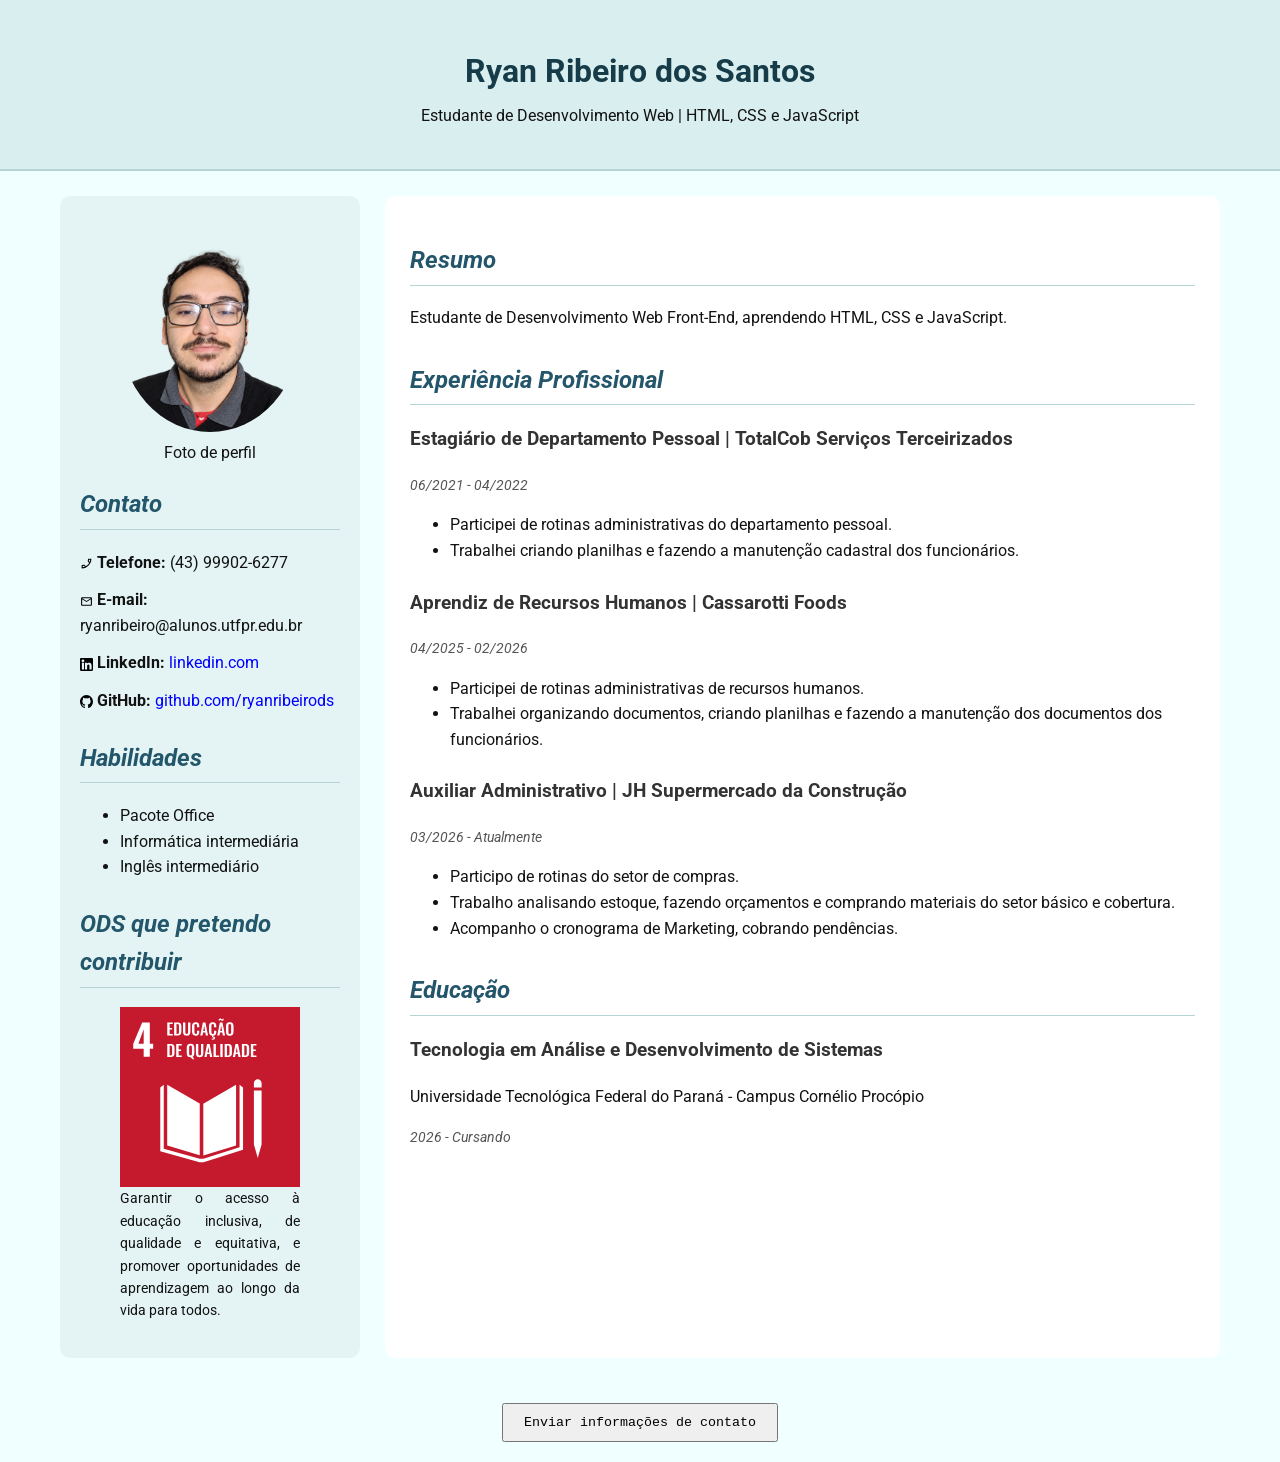
<file: index.html>
<!DOCTYPE html>
<html lang="pt-br">

<head>
    <meta charset="UTF-8">
    <meta name="viewport" content="width=device-width, initial-scale=1.0">
    <title>Currículo Ryan Ribeiro</title>
    <link rel="stylesheet" href="./css/style.css">
</head>

<body>

    <!-- Cabeçalho do currículo -->
    <header class="cabecalho">
        <h1>Ryan Ribeiro dos Santos</h1>
        <p>Estudante de Desenvolvimento Web | HTML, CSS e JavaScript</p>
    </header>

    <!-- Estrutura principal do currículo -->
    <div class="container">

        <!-- Barra lateral com informações complementares -->
        <aside class="barra-lateral">

            <!-- Foto de perfil -->
            <section class="perfil">
                <figure>
                    <img src="./imagens/foto.png" alt="Foto de Ryan Ribeiro dos Santos" class="foto-perfil">
                    <figcaption>Foto de perfil</figcaption>
                </figure>
            </section>

            <!-- Informações de contato -->
            <section class="contato">
                <h2>Contato</h2>

                <ul class="contatoUl">
                    <li>
                        <img src="./icones/phone.svg" alt="Telefone" width="13">
                        <strong>Telefone:</strong> (43) 99902-6277
                    </li>
                    <li>
                        <img src="./icones/mail.svg" alt="E-mail" width="13">
                        <strong>E-mail:</strong> ryanribeiro@alunos.utfpr.edu.br
                    </li>
                    <li>
                        <img src="./icones/linkedin.svg" alt="LinkedIn" width="13">
                        <strong>LinkedIn:</strong><a target="_blank" rel="noopener noreferrer" href="https://www.linkedin.com/in/ryanribeirodossantos/"> linkedin.com</a>
                    </li>
                    <li>
                        <img src="./icones/github.svg" alt="GitHub" width="13">
                        <strong>GitHub:</strong><a target="_blank" rel="noopener noreferrer" href="https://github.com/ryanribeirods"> github.com/ryanribeirods</a>
                    </li>
                </ul>
            </section>

            <!-- Habilidades -->
            <section class="habilidades">
                <h2>Habilidades</h2>
                <ul>
                    <li>Pacote Office</li>
                    <li>Informática intermediária</li>
                    <li>Inglês intermediário</li>
                </ul>
            </section>

            <!-- Objetivo de Desenvolvimento Sustentável -->
            <section class="ods">
                <h2>ODS que pretendo contribuir</h2>
                <figure>
                    <img src="./imagens/ODS.svg" alt="ODS 4 - Educação de qualidade" class="imagem-ods">
                    <figcaption> Garantir o acesso à educação inclusiva, de qualidade e equitativa, e promover oportunidades de aprendizagem ao longo da vida para todos.</figcaption>
                </figure>
            </section>

        </aside>

        <!-- Conteúdo principal -->
        <main class="conteudo-principal">
            <!-- Resumo profissional -->
            <section class="resumo">
                <h2>Resumo</h2>
                <p>Estudante de Desenvolvimento Web Front-End, aprendendo HTML, CSS e JavaScript.</p>
            </section>
            <!-- Experiências profissionais -->
            <section class="experiencia">
                <h2>Experiência Profissional</h2>
                <article class="experiencia-item">
                    <h3>Estagiário de Departamento Pessoal | TotalCob Serviços Terceirizados</h3>
                    <p class="periodo">06/2021 - 04/2022</p>
                    <ul>
                        <li>Participei de rotinas administrativas do departamento pessoal.</li>
                        <li>Trabalhei criando planilhas e fazendo a manutenção cadastral dos funcionários.</li>
                    </ul>
                </article>
                <article class="experiencia-item">
                    <h3>Aprendiz de Recursos Humanos | Cassarotti Foods</h3>
                    <p class="periodo">04/2025 - 02/2026</p>
                    <ul>
                        <li>Participei de rotinas administrativas de recursos humanos.</li>
                        <li>Trabalhei organizando documentos, criando planilhas e fazendo a manutenção dos documentos dos funcionários.</li>
                    </ul>
                </article>
                <article class="experiencia-item">
                    <h3>Auxiliar Administrativo | JH Supermercado da Construção</h3>
                    <p class="periodo">03/2026 - Atualmente</p>
                    <ul>
                        <li>Participo de rotinas do setor de compras.</li>
                        <li>Trabalho analisando estoque, fazendo orçamentos e comprando materiais do setor básico e cobertura.</li>
                        <li>Acompanho o cronograma de Marketing, cobrando pendências.</li>
                    </ul>
                </article>
            </section>
            <!-- Formação acadêmica -->
            <section class="educacao">
                <h2>Educação</h2>
                <h3>Tecnologia em Análise e Desenvolvimento de Sistemas</h3>
                <p>Universidade Tecnológica Federal do Paraná - Campus Cornélio Procópio</p>
                <p class="periodo">2026 - Cursando</p>
            </section>

        </main>

    </div>

    <!-- Botão para abrir o formulário de contato -->
    <footer class="rodape">
        <button id="informacao" type="button" onclick="document.getElementById('modalContato').showModal()">Enviar informações de contato</button>
        <!-- Formulário de contato -->
        <dialog id="modalContato">
            <form method="dialog">
                <h2>Informações de contato</h2>
                <label for="nome">Nome completo:</label><br>
                <input type="text" id="nome" placeholder="Seu nome"><br><br>
                <label for="instagram">Link para o Instagram:</label><br>
                <input type="url" id="instagram" placeholder="https://instagram.com/seu_perfil">
                <br>
                <br>
                <label for="whatsapp">Número do WhatsApp:</label>
                <br>
                <input type="tel" id="whatsapp" placeholder="99999-9999">
                <br>
                <br>
                <button type="submit">Enviar</button>
                <button type="button" onclick="document.getElementById('modalContato').close()">Fechar</button>
            </form>
        </dialog>
    </footer>
</body>
</html>
</file>
<file: css/style.css>
/* Importação da fonte */
@import url('https://fonts.googleapis.com/css2?family=Roboto&display=swap');


/* Configurações gerais */
* {
    box-sizing: border-box;
}

body {
    margin: 0;
    background-color: azure;
    color: rgb(18, 18, 18);
    font-family: 'Roboto', sans-serif;
    line-height: 1.6;
}


/* Cabeçalho */
.cabecalho {
    text-align: center;
    background-color: #d9eeee;
    padding: 25px;
    border-bottom: 2px solid #b5d5d5;
}

.cabecalho h1 {
    font-weight: bold;
    margin-bottom: 5px;
}

.cabecalho p {
    margin-top: 5px;
}


/* Organização das colunas */
.container {
    display: grid;
    grid-template-columns: 300px 1fr;
    gap: 25px;
    max-width: 1200px;
    margin: 25px auto;
    padding: 0 20px;
}


/* Barra lateral */
.barra-lateral {
    background-color: #e4f4f4;
    padding: 20px;
    border-radius: 10px;
}


/* Foto de perfil */
.perfil {
    text-align: center;
}

.foto-perfil {
    width: 200px;
    height: 200px;
    max-width: 100%;
    object-fit: cover;
    border-radius: 50%;
}


/* Contato */
.contato {
    margin-top: 20px;
}

.contatoUl {
    list-style: none;
    padding: 0;
}

.contatoUl li {
    margin-bottom: 12px;
    overflow-wrap: anywhere;
}

.contatoUl img {
    vertical-align: middle;
}

.contatoUl a {
    overflow-wrap: anywhere;
}


/* Habilidades */
.habilidades {
    margin-top: 25px;
}


/* Objetivos de Desenvolvimento Sustentável */
.ods {
    margin-top: 25px;
}

.imagem-ods {
    display: block;
    width: 200px;
    max-width: 100%;
    height: auto;
    margin: 0 auto;
}

.ods figcaption {
    font-size: 14px;
    text-align: justify;
}


/* Conteúdo principal */
.conteudo-principal {
    background-color: white;
    padding: 25px;
    border-radius: 10px;
}


/* Títulos das seções */
h1 {
    color: #163c4a;
}

h2 {
    color: #24566b;
    font-style: italic;
    border-bottom: 1px solid #b5d5d5;
    padding-bottom: 5px;
}

h3 {
    color: #333333;
}


/* Resumo */
.resumo {
    margin-bottom: 30px;
}


/* Experiência profissional */
.experiencia {
    margin-bottom: 30px;
}

.experiencia-item {
    margin-bottom: 25px;
}

.periodo {
    font-size: 14px;
    color: #555555;
    font-style: italic;
}


/* Educação */
.educacao {
    margin-bottom: 20px;
}


/* Links */
a[href] {
    color: blue;
    text-decoration: none;
}

a:hover {
    color: red;
    text-decoration: underline;
}


/* Botão de contato */
.rodape {
    text-align: center;
    padding: 20px;
}

#informacao {
    font-family: 'Courier New', Courier, monospace;
    padding: 10px 20px;
    cursor: pointer;
}


/* Janela de contato */
dialog {
    border: 1px solid #b5d5d5;
    border-radius: 10px;
    padding: 25px;
    max-width: 90%;
}

dialog input {
    max-width: 100%;
    padding: 8px;
}

dialog button {
    padding: 8px 12px;
    margin-right: 5px;
    cursor: pointer;
}


/* Adaptação para telas menores */
@media (max-width: 768px) {

    .container {
        grid-template-columns: 1fr;
        margin: 15px auto;
        padding: 0 12px;
    }

    .barra-lateral {
        order: 1;
    }

    .conteudo-principal {
        order: 2;
        padding: 15px;
    }

    .cabecalho {
        padding: 15px;
    }

    .cabecalho h1 {
        font-size: 25px;
    }

    .foto-perfil {
        width: 150px;
        height: 150px;
    }

    .contatoUl li {
        font-size: 14px;
    }

    h2 {
        font-size: 20px;
    }

    h3 {
        font-size: 17px;
    }
}
</file>
